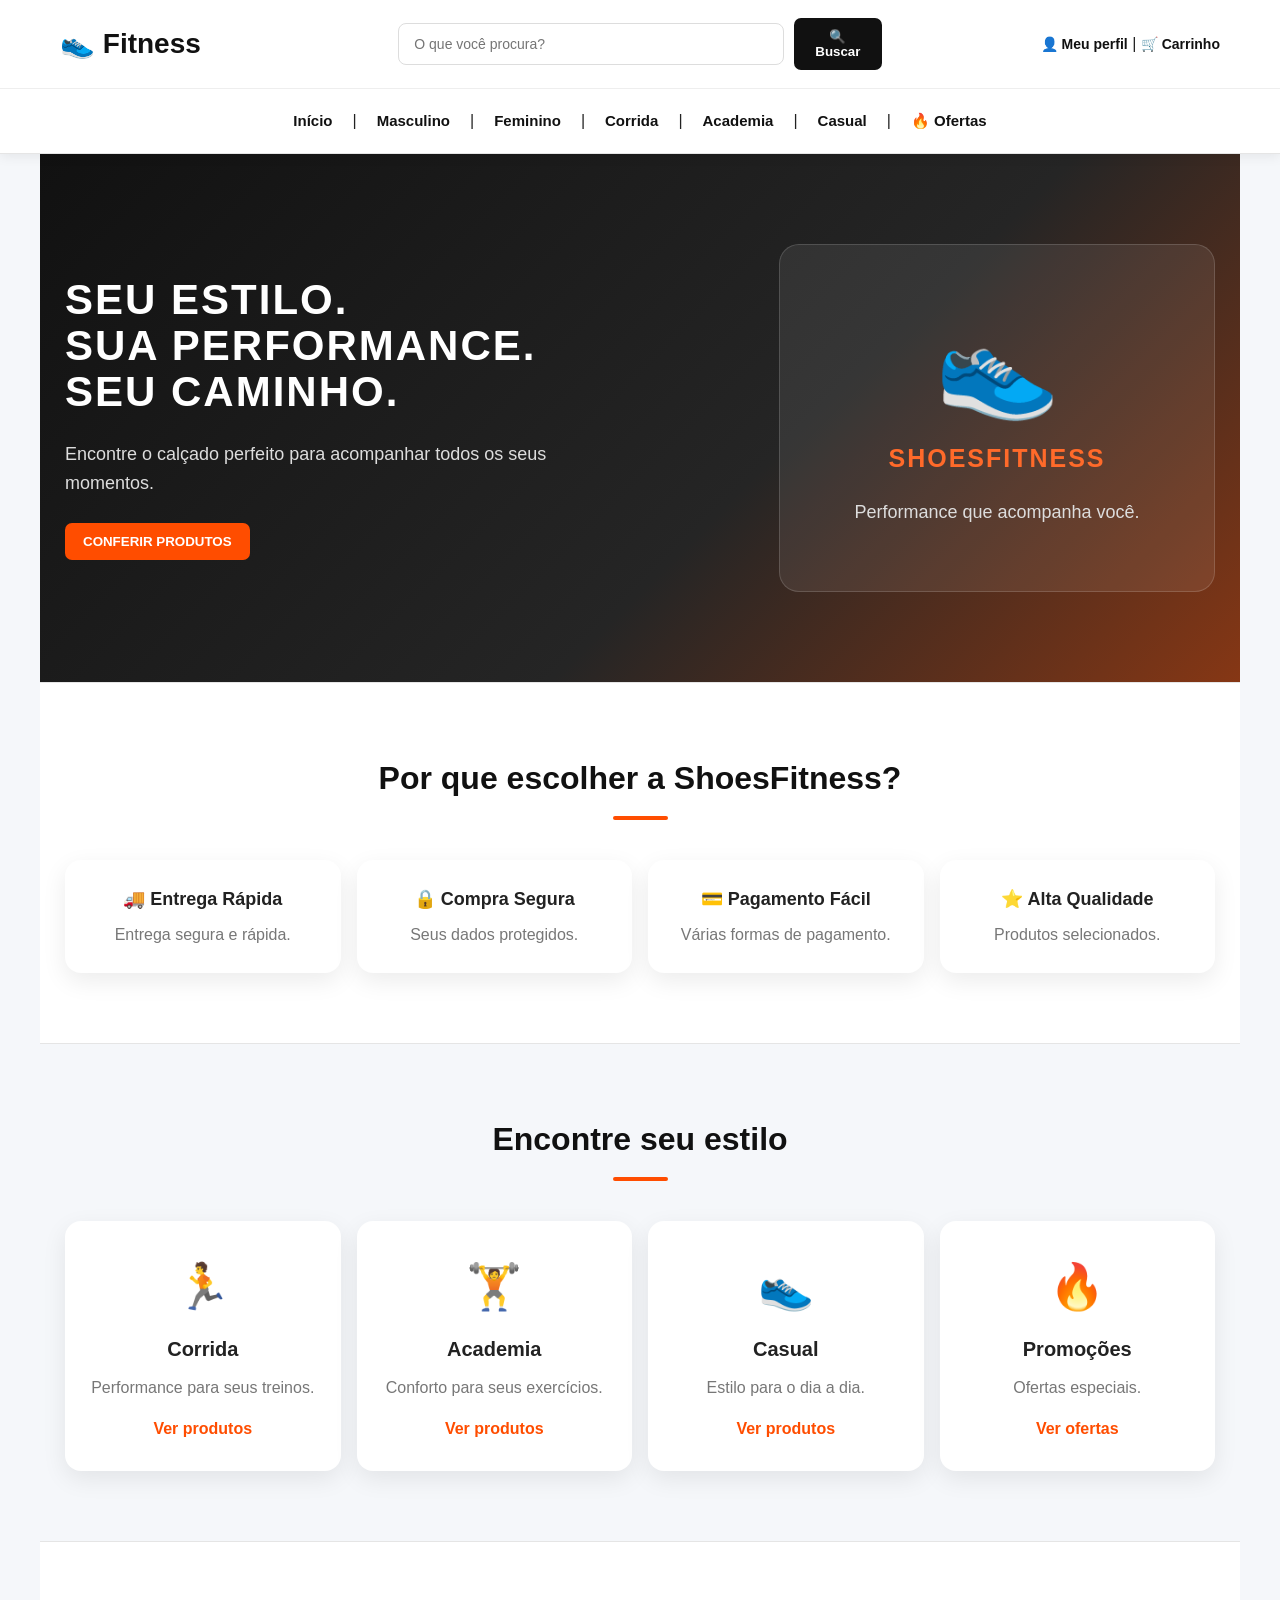
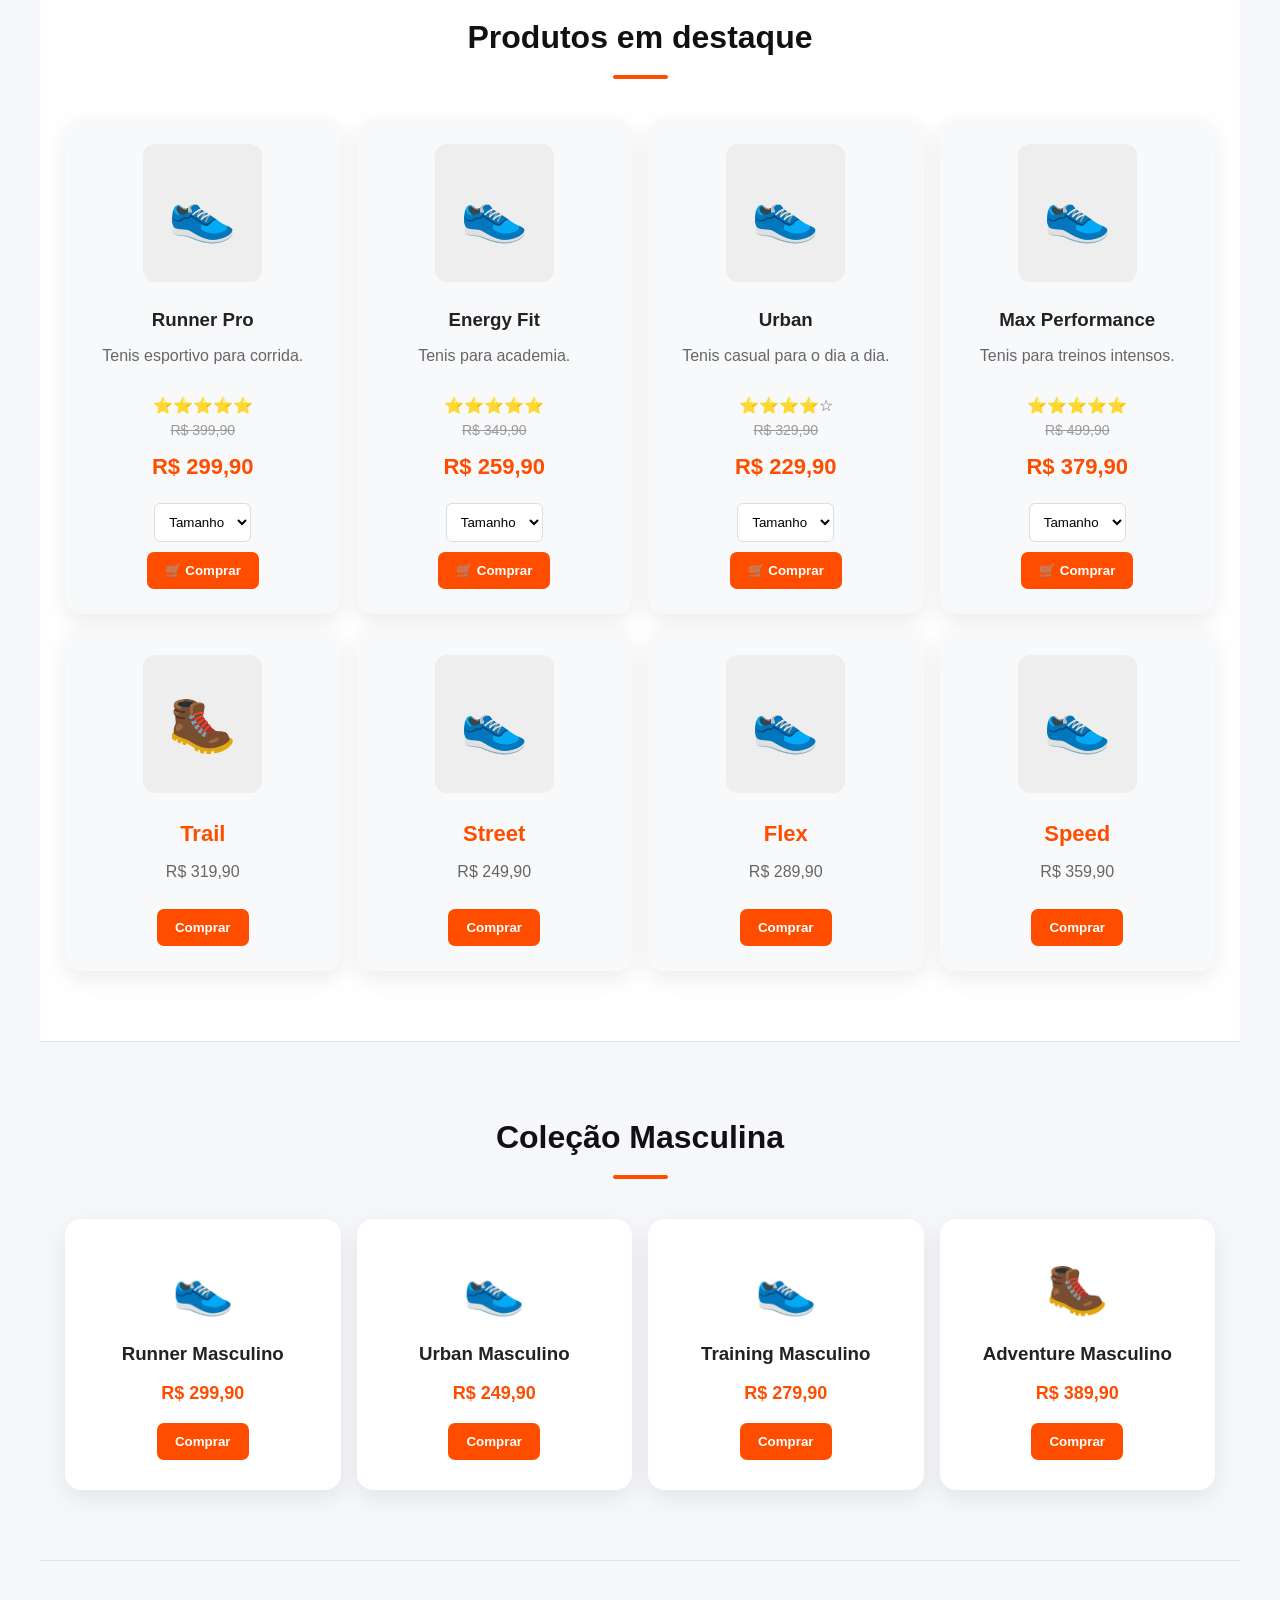
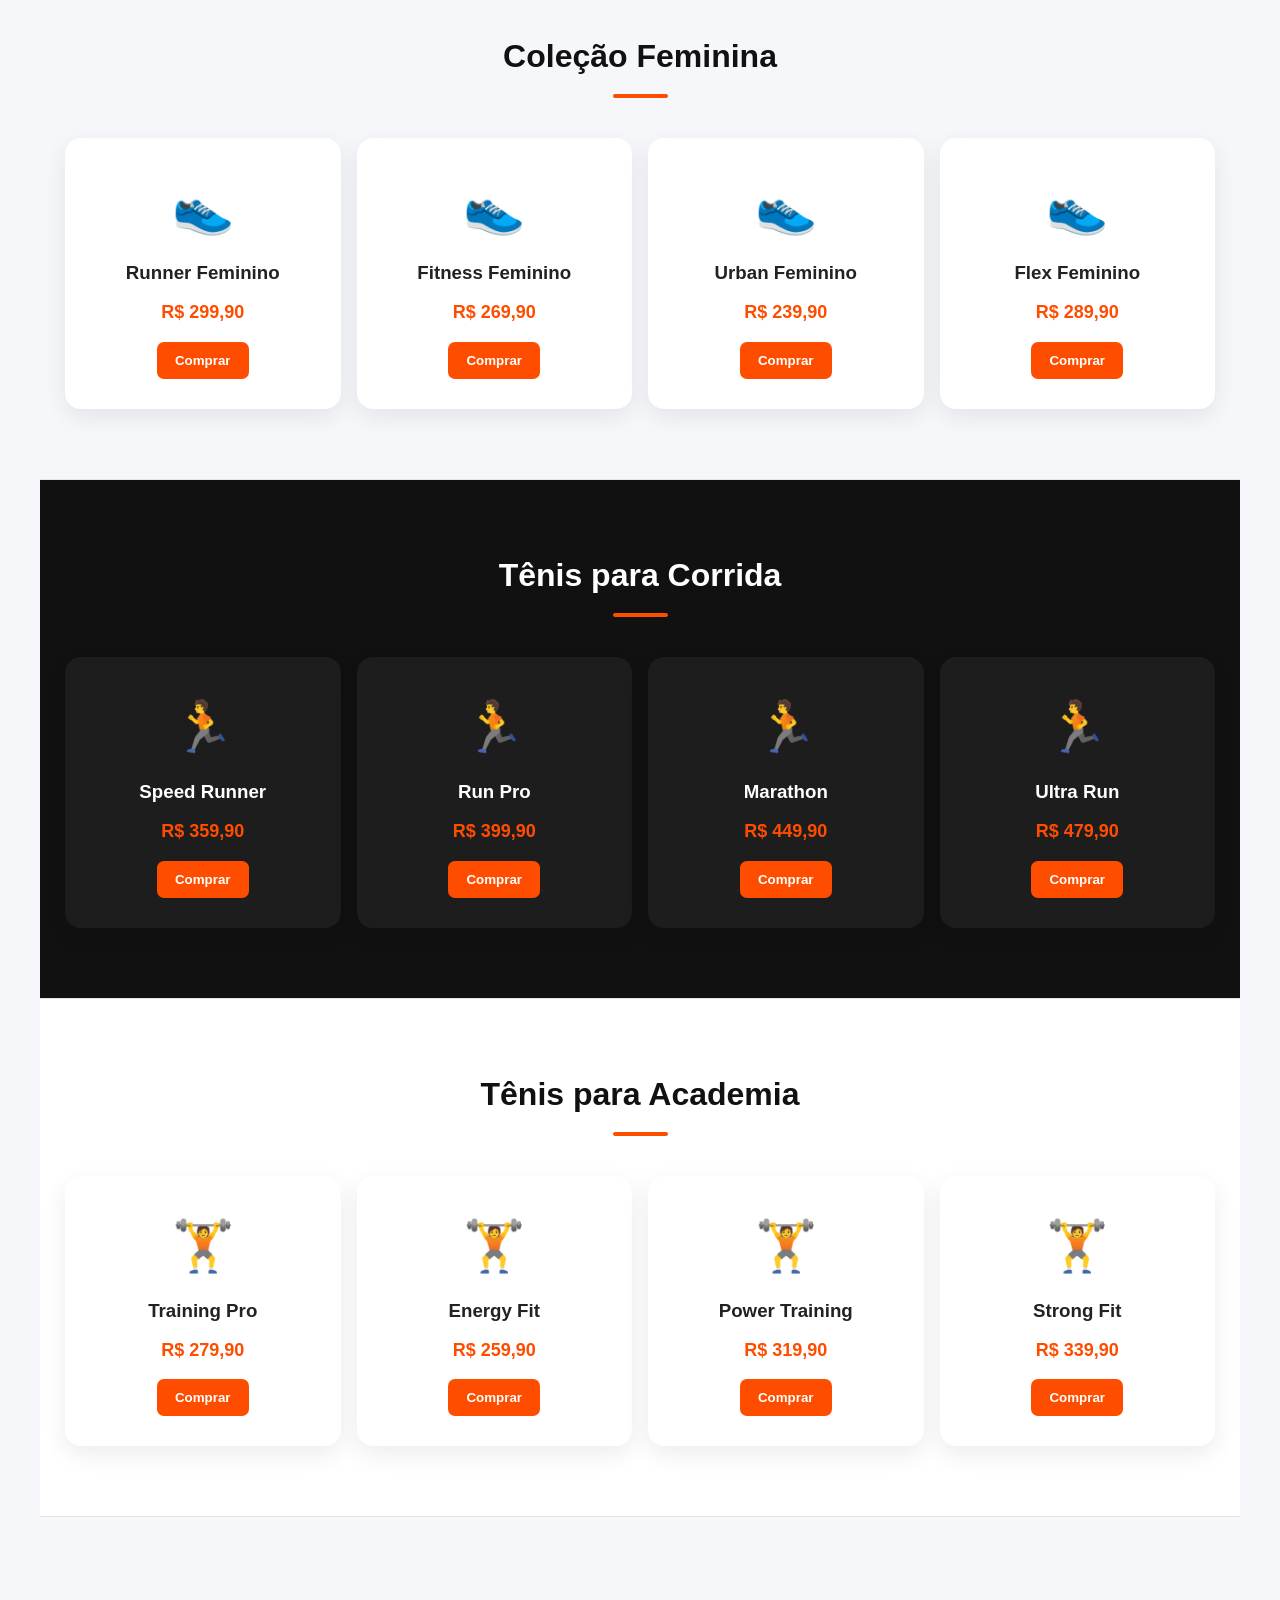
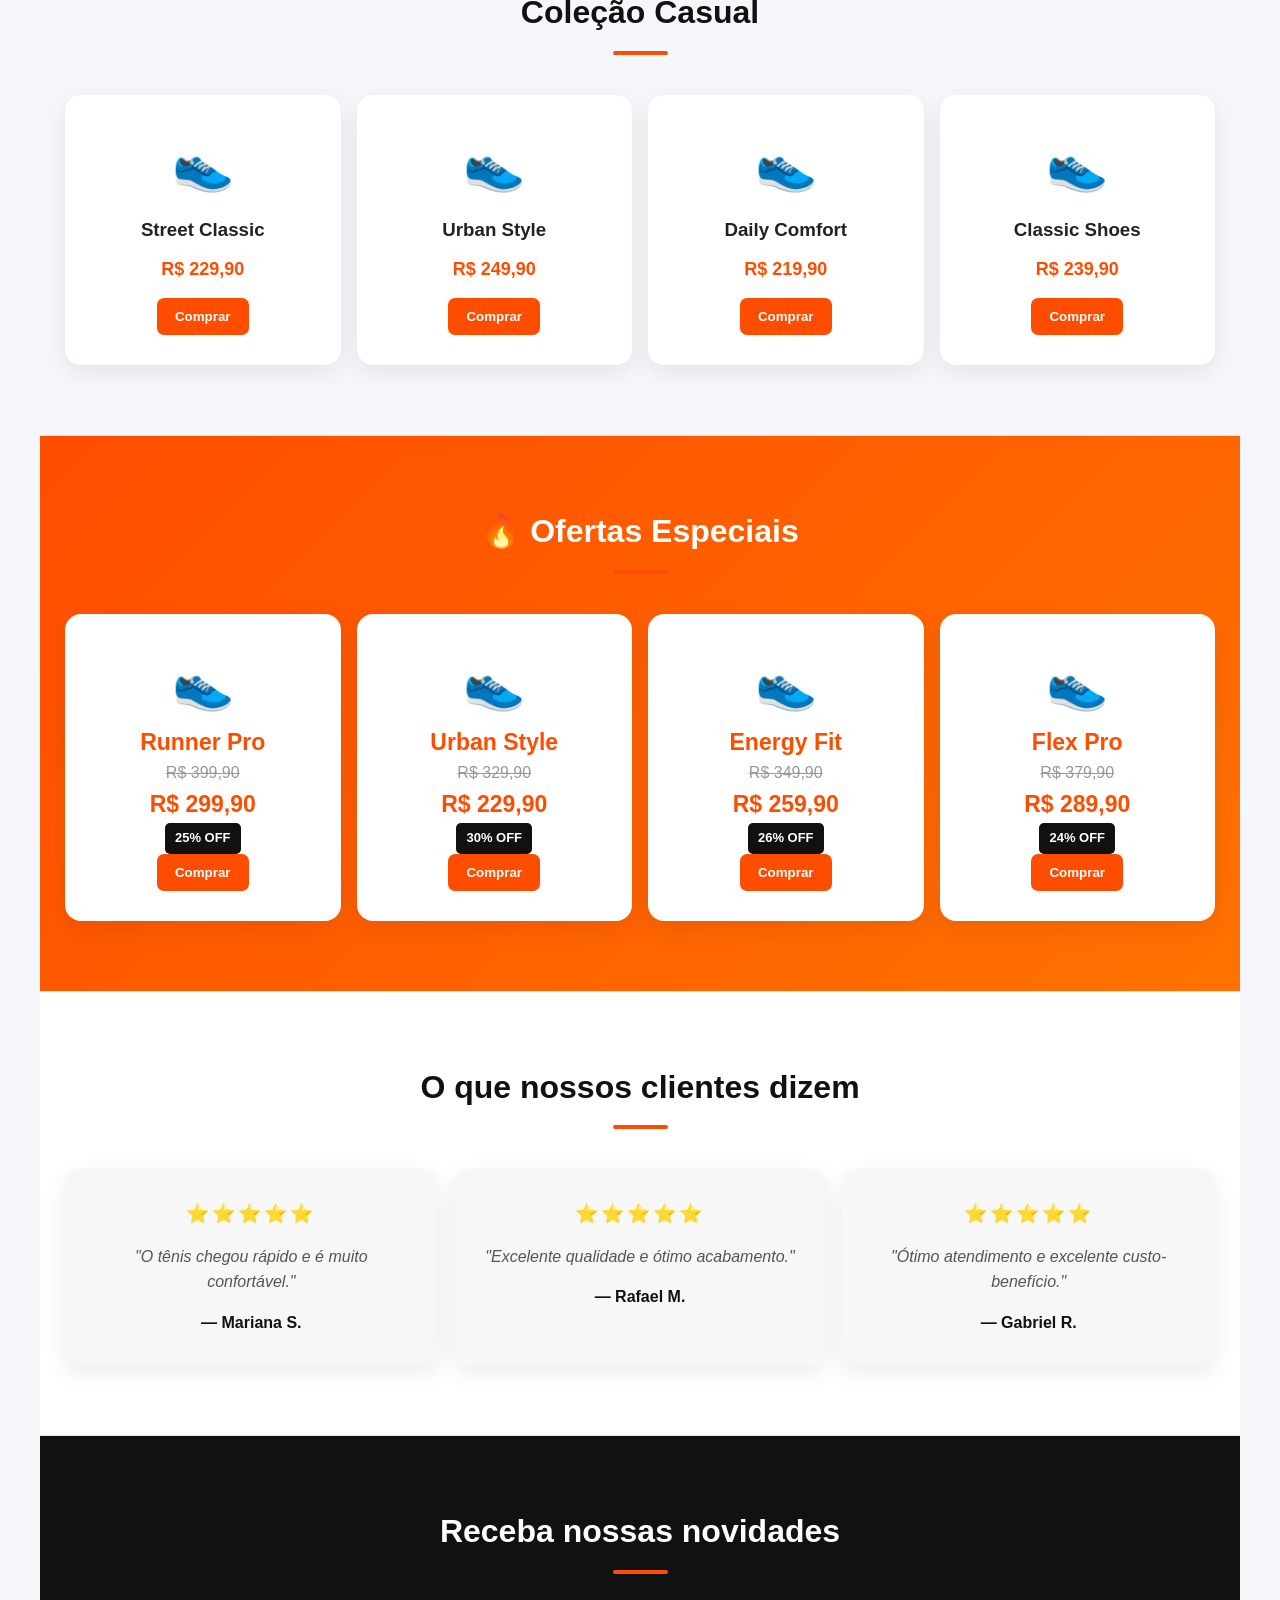
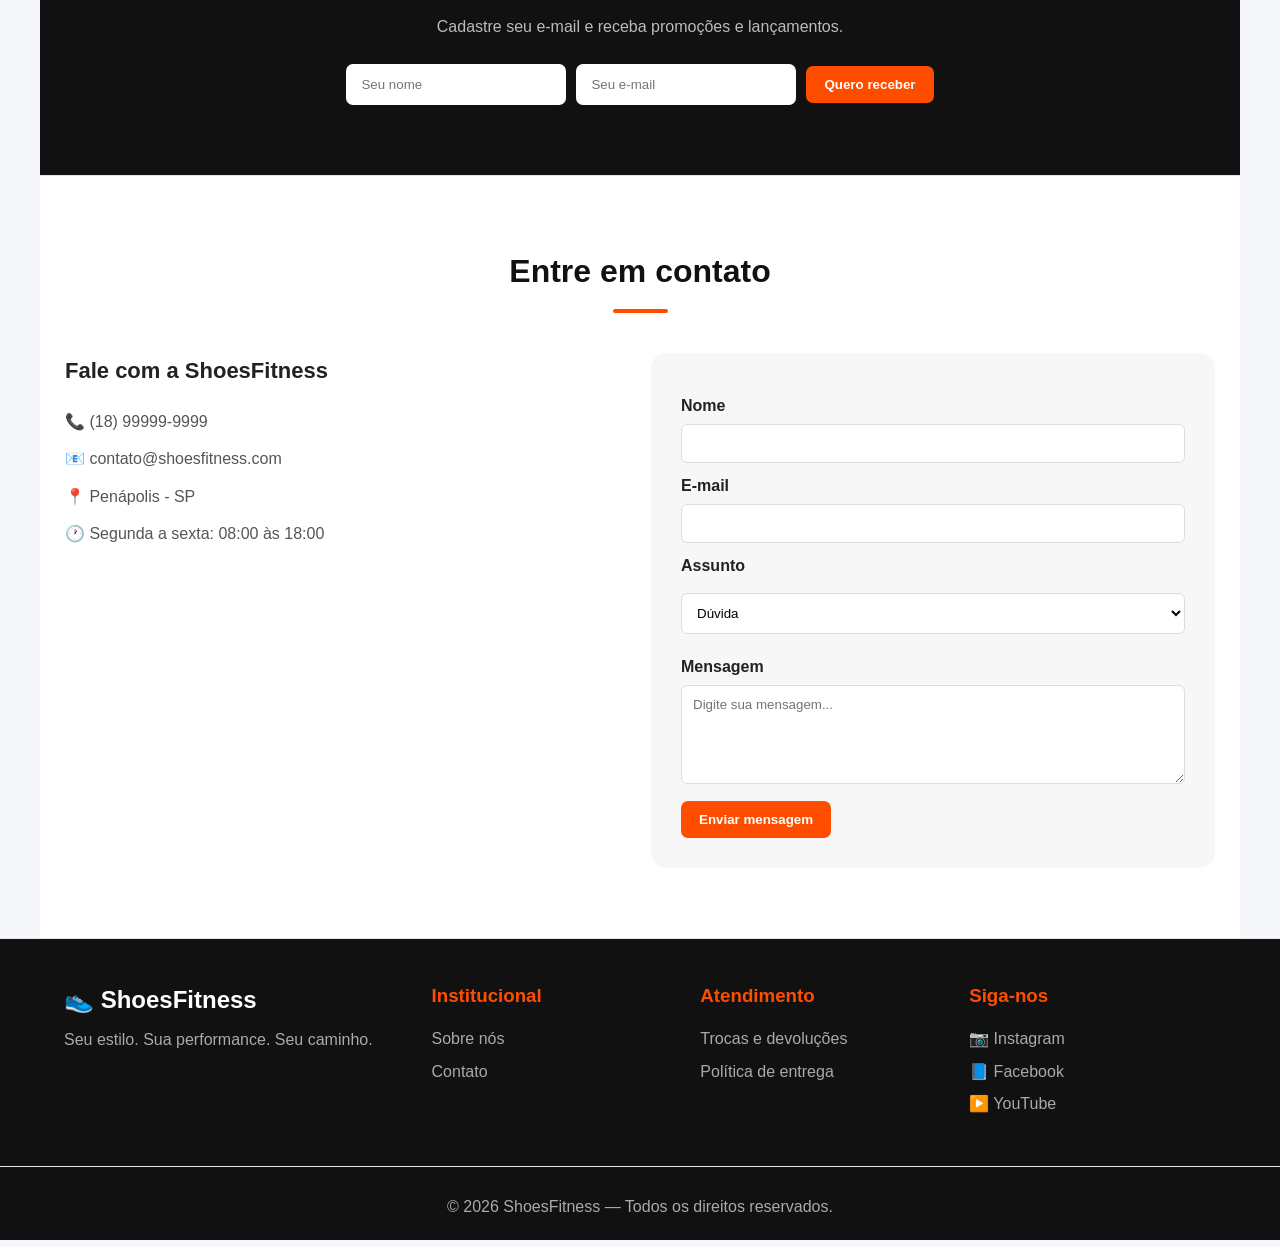
<file: TRABALHO-1 INDEX.html>
<!DOCTYPE html>
<html lang="pt-br">
<head>
    <meta charset="UTF-8">
    <meta name="viewport" content="width=device-width, initial-scale=1.0">
    <title>Fitness | Loja de Tenis</title>
    <link rel="stylesheet" href="style.css">
</head>

<body>

<header>
    <table width="100%">
        <tr>
            <td>
                <h1>👟 Fitness</h1>
            </td>

            <td align="center">
                <form>
                    <input type="search" placeholder="O que você procura?" size="40">
                    <button>🔍 Buscar</button>
                </form>
            </td>

            <td align="right">
                <a href="#conta">👤 Meu perfil</a> |
                <a href="#carrinho">🛒 Carrinho</a>
            </td>
        </tr>
    </table>

    <nav>
        <p align="center">
            <a href="#inicio">Início</a> |
            <a href="#masculino">Masculino</a> |
            <a href="#feminino">Feminino</a> |
            <a href="#corrida">Corrida</a> |
            <a href="#academia">Academia</a> |
            <a href="#casual">Casual</a> |
            <a href="#promocoes">🔥 Ofertas</a>
        </p>
    </nav>

    <hr>
</header>

<main id="inicio">

    <!-- BANNER -->

    <section>
        <table width="100%">
            <tr>
                <td width="60%">
                    <h2>SEU ESTILO.</h2>
                    <h2>SUA PERFORMANCE.</h2>
                    <h2>SEU CAMINHO.</h2>

                    <p>
                        Encontre o calçado perfeito para acompanhar
                        todos os seus momentos.
                    </p>

                    <a href="#produtos">
                        <button>CONFERIR PRODUTOS</button>
                    </a>
                </td>

                <td align="center">
                    <h1>👟</h1>
                    <h2>SHOESFITNESS</h2>
                    <p>Performance que acompanha você.</p>
                </td>
            </tr>
        </table>
    </section>

    <hr>

    <!-- BENEFÍCIOS -->

    <section>
        <h2 align="center">Por que escolher a ShoesFitness?</h2>

        <table width="100%">
            <tr align="center">

                <td>
                    <h3>🚚 Entrega Rápida</h3>
                    <p>Entrega segura e rápida.</p>
                </td>

                <td>
                    <h3>🔒 Compra Segura</h3>
                    <p>Seus dados protegidos.</p>
                </td>

                <td>
                    <h3>💳 Pagamento Fácil</h3>
                    <p>Várias formas de pagamento.</p>
                </td>

                <td>
                    <h3>⭐ Alta Qualidade</h3>
                    <p>Produtos selecionados.</p>
                </td>

            </tr>
        </table>
    </section>

    <hr>

    <!-- CATEGORIAS -->

    <section id="categorias">

        <h2 align="center">Encontre seu estilo</h2>

        <table width="100%">
            <tr align="center">

                <td>
                    <h2>🏃</h2>
                    <h3>Corrida</h3>
                    <p>Performance para seus treinos.</p>
                    <a href="#corrida">Ver produtos</a>
                </td>

                <td>
                    <h2>🏋️</h2>
                    <h3>Academia</h3>
                    <p>Conforto para seus exercícios.</p>
                    <a href="#academia">Ver produtos</a>
                </td>

                <td>
                    <h2>👟</h2>
                    <h3>Casual</h3>
                    <p>Estilo para o dia a dia.</p>
                    <a href="#casual">Ver produtos</a>
                </td>

                <td>
                    <h2>🔥</h2>
                    <h3>Promoções</h3>
                    <p>Ofertas especiais.</p>
                    <a href="#promocoes">Ver ofertas</a>
                </td>

            </tr>
        </table>
    </section>

    <hr>

    <!-- PRODUTOS -->

    <section id="produtos">

        <h2 align="center">Produtos em destaque</h2>

        <table width="100%" border="1">

            <tr align="center">

                <td>
                    <h2>👟</h2>
                    <h3>Runner Pro</h3>
                    <p>Tenis esportivo para corrida.</p>
                    <p>⭐⭐⭐⭐⭐</p>
                    <del>R$ 399,90</del>
                    <h3>R$ 299,90</h3>

                    <select>
                        <option>Tamanho</option>
                        <option>34</option>
                        <option>35</option>
                        <option>36</option>
                        <option>37</option>
                        <option>38</option>
                        <option>39</option>
                        <option>40</option>
                        <option>41</option>
                        <option>42</option>
                        <option>43</option>
                        <option>44</option>
                    </select>

                    <p>
                        <button>🛒 Comprar</button>
                    </p>
                </td>

                <td>
                    <h2>👟</h2>
                    <h3>Energy Fit</h3>
                    <p>Tenis para academia.</p>
                    <p>⭐⭐⭐⭐⭐</p>
                    <del>R$ 349,90</del>
                    <h3>R$ 259,90</h3>

                    <select>
                        <option>Tamanho</option>
                        <option>34</option>
                        <option>35</option>
                        <option>36</option>
                        <option>37</option>
                        <option>38</option>
                        <option>39</option>
                        <option>40</option>
                        <option>41</option>
                        <option>42</option>
                        <option>43</option>
                        <option>44</option>
                    </select>

                    <p>
                        <button>🛒 Comprar</button>
                    </p>
                </td>

                <td>
                    <h2>👟</h2>
                    <h3>Urban</h3>
                    <p>Tenis casual para o dia a dia.</p>
                    <p>⭐⭐⭐⭐☆</p>
                    <del>R$ 329,90</del>
                    <h3>R$ 229,90</h3>

                    <select>
                        <option>Tamanho</option>
                        <option>34</option>
                        <option>35</option>
                        <option>36</option>
                        <option>37</option>
                        <option>38</option>
                        <option>39</option>
                        <option>40</option>
                        <option>41</option>
                        <option>42</option>
                        <option>43</option>
                        <option>44</option>
                    </select>

                    <p>
                        <button>🛒 Comprar</button>
                    </p>
                </td>

                <td>
                    <h2>👟</h2>
                    <h3>Max Performance</h3>
                    <p>Tenis para treinos intensos.</p>
                    <p>⭐⭐⭐⭐⭐</p>
                    <del>R$ 499,90</del>
                    <h3>R$ 379,90</h3>

                    <select>
                        <option>Tamanho</option>
                        <option>34</option>
                        <option>35</option>
                        <option>36</option>
                        <option>37</option>
                        <option>38</option>
                        <option>39</option>
                        <option>40</option>
                        <option>41</option>
                        <option>42</option>
                        <option>43</option>
                        <option>44</option>
                    </select>

                    <p>
                        <button>🛒 Comprar</button>
                    </p>
                </td>

            </tr>

            <tr align="center">

                <td>
                    <h2>🥾</h2>
                    <h3>Trail</h3>
                    <p>R$ 319,90</p>
                    <button>Comprar</button>
                </td>

                <td>
                    <h2>👟</h2>
                    <h3>Street</h3>
                    <p>R$ 249,90</p>
                    <button>Comprar</button>
                </td>

                <td>
                    <h2>👟</h2>
                    <h3>Flex</h3>
                    <p>R$ 289,90</p>
                    <button>Comprar</button>
                </td>

                <td>
                    <h2>👟</h2>
                    <h3>Speed</h3>
                    <p>R$ 359,90</p>
                    <button>Comprar</button>
                </td>

            </tr>

        </table>
    </section>

    <hr>

    <!-- MASCULINO -->

    <section id="masculino">

        <h2 align="center">Coleção Masculina</h2>

        <table width="100%">
            <tr align="center">

                <td>
                    <h2>👟</h2>
                    <h3>Runner Masculino</h3>
                    <p>R$ 299,90</p>
                    <button>Comprar</button>
                </td>

                <td>
                    <h2>👟</h2>
                    <h3>Urban Masculino</h3>
                    <p>R$ 249,90</p>
                    <button>Comprar</button>
                </td>

                <td>
                    <h2>👟</h2>
                    <h3>Training Masculino</h3>
                    <p>R$ 279,90</p>
                    <button>Comprar</button>
                </td>

                <td>
                    <h2>🥾</h2>
                    <h3>Adventure Masculino</h3>
                    <p>R$ 389,90</p>
                    <button>Comprar</button>
                </td>

            </tr>
        </table>

    </section>

    <hr>

    <!-- FEMININO -->

    <section id="feminino">

        <h2 align="center">Coleção Feminina</h2>

        <table width="100%">
            <tr align="center">

                <td>
                    <h2>👟</h2>
                    <h3>Runner Feminino</h3>
                    <p>R$ 299,90</p>
                    <button>Comprar</button>
                </td>

                <td>
                    <h2>👟</h2>
                    <h3>Fitness Feminino</h3>
                    <p>R$ 269,90</p>
                    <button>Comprar</button>
                </td>

                <td>
                    <h2>👟</h2>
                    <h3>Urban Feminino</h3>
                    <p>R$ 239,90</p>
                    <button>Comprar</button>
                </td>

                <td>
                    <h2>👟</h2>
                    <h3>Flex Feminino</h3>
                    <p>R$ 289,90</p>
                    <button>Comprar</button>
                </td>

            </tr>
        </table>

    </section>

    <hr>

    <!-- CORRIDA -->

    <section id="corrida">

        <h2 align="center">Tênis para Corrida</h2>

        <table width="100%">
            <tr align="center">

                <td>
                    <h2>🏃</h2>
                    <h3>Speed Runner</h3>
                    <p>R$ 359,90</p>
                    <button>Comprar</button>
                </td>

                <td>
                    <h2>🏃</h2>
                    <h3>Run Pro</h3>
                    <p>R$ 399,90</p>
                    <button>Comprar</button>
                </td>

                <td>
                    <h2>🏃</h2>
                    <h3>Marathon</h3>
                    <p>R$ 449,90</p>
                    <button>Comprar</button>
                </td>

                <td>
                    <h2>🏃</h2>
                    <h3>Ultra Run</h3>
                    <p>R$ 479,90</p>
                    <button>Comprar</button>
                </td>

            </tr>
        </table>

    </section>

    <hr>

    <!-- ACADEMIA -->

    <section id="academia">

        <h2 align="center">Tênis para Academia</h2>

        <table width="100%">
            <tr align="center">

                <td>
                    <h2>🏋️</h2>
                    <h3>Training Pro</h3>
                    <p>R$ 279,90</p>
                    <button>Comprar</button>
                </td>

                <td>
                    <h2>🏋️</h2>
                    <h3>Energy Fit</h3>
                    <p>R$ 259,90</p>
                    <button>Comprar</button>
                </td>

                <td>
                    <h2>🏋️</h2>
                    <h3>Power Training</h3>
                    <p>R$ 319,90</p>
                    <button>Comprar</button>
                </td>

                <td>
                    <h2>🏋️</h2>
                    <h3>Strong Fit</h3>
                    <p>R$ 339,90</p>
                    <button>Comprar</button>
                </td>

            </tr>
        </table>

    </section>

    <hr>

    <!-- CASUAL -->

    <section id="casual">

        <h2 align="center">Coleção Casual</h2>

        <table width="100%">
            <tr align="center">

                <td>
                    <h2>👟</h2>
                    <h3>Street Classic</h3>
                    <p>R$ 229,90</p>
                    <button>Comprar</button>
                </td>

                <td>
                    <h2>👟</h2>
                    <h3>Urban Style</h3>
                    <p>R$ 249,90</p>
                    <button>Comprar</button>
                </td>

                <td>
                    <h2>👟</h2>
                    <h3>Daily Comfort</h3>
                    <p>R$ 219,90</p>
                    <button>Comprar</button>
                </td>

                <td>
                    <h2>👟</h2>
                    <h3>Classic Shoes</h3>
                    <p>R$ 239,90</p>
                    <button>Comprar</button>
                </td>

            </tr>
        </table>

    </section>

    <hr>

    <!-- PROMOÇÕES -->

    <section id="promocoes">

        <h2 align="center">🔥 Ofertas Especiais</h2>

        <table width="100%">
            <tr align="center">

                <td>
                    <h2>👟</h2>
                    <h3>Runner Pro</h3>
                    <del>R$ 399,90</del>
                    <h3>R$ 299,90</h3>
                    <strong>25% OFF</strong>
                    <p><button>Comprar</button></p>
                </td>

                <td>
                    <h2>👟</h2>
                    <h3>Urban Style</h3>
                    <del>R$ 329,90</del>
                    <h3>R$ 229,90</h3>
                    <strong>30% OFF</strong>
                    <p><button>Comprar</button></p>
                </td>

                <td>
                    <h2>👟</h2>
                    <h3>Energy Fit</h3>
                    <del>R$ 349,90</del>
                    <h3>R$ 259,90</h3>
                    <strong>26% OFF</strong>
                    <p><button>Comprar</button></p>
                </td>

                <td>
                    <h2>👟</h2>
                    <h3>Flex Pro</h3>
                    <del>R$ 379,90</del>
                    <h3>R$ 289,90</h3>
                    <strong>24% OFF</strong>
                    <p><button>Comprar</button></p>
                </td>

            </tr>
        </table>

    </section>

    <hr>

    <!-- AVALIAÇÕES -->

    <section id="avaliacoes">

        <h2 align="center">O que nossos clientes dizem</h2>

        <table width="100%">
            <tr align="center">

                <td>
                    <h3>⭐⭐⭐⭐⭐</h3>
                    <p>"O tênis chegou rápido e é muito confortável."</p>
                    <strong>— Mariana S.</strong>
                </td>

                <td>
                    <h3>⭐⭐⭐⭐⭐</h3>
                    <p>"Excelente qualidade e ótimo acabamento."</p>
                    <strong>— Rafael M.</strong>
                </td>

                <td>
                    <h3>⭐⭐⭐⭐⭐</h3>
                    <p>"Ótimo atendimento e excelente custo-benefício."</p>
                    <strong>— Gabriel R.</strong>
                </td>

            </tr>
        </table>

    </section>

    <hr>

    <!-- NEWSLETTER -->

    <section id="newsletter">

        <h2 align="center">Receba nossas novidades</h2>

        <p align="center">
            Cadastre seu e-mail e receba promoções e lançamentos.
        </p>

        <form align="center">

            <input
                type="text"
                placeholder="Seu nome"
            >

            <input
                type="email"
                placeholder="Seu e-mail"
                required
            >

            <button>Quero receber</button>

        </form>

    </section>

    <hr>

    <!-- CONTATO -->

    <section id="contato">

        <h2 align="center">Entre em contato</h2>

        <table width="100%">

            <tr>

                <td width="50%">
                    <h3>Fale com a ShoesFitness</h3>

                    <p>📞 (18) 99999-9999</p>
                    <p>📧 contato@shoesfitness.com</p>
                    <p>📍 Penápolis - SP</p>
                    <p>🕐 Segunda a sexta: 08:00 às 18:00</p>
                </td>

                <td>

                    <form>

                        <label>Nome</label><br>
                        <input type="text" required><br>

                        <label>E-mail</label><br>
                        <input type="email" required><br>

                        <label>Assunto</label><br>

                        <select>
                            <option>Dúvida</option>
                            <option>Pedido</option>
                            <option>Troca</option>
                            <option>Devolução</option>
                            <option>Outro</option>
                        </select>

                        <br>

                        <label>Mensagem</label><br>

                        <textarea
                            rows="5"
                            cols="40"
                            placeholder="Digite sua mensagem..."
                        ></textarea>

                        <br>

                        <button>Enviar mensagem</button>

                    </form>

                </td>

            </tr>

        </table>

    </section>

</main>

<!-- RODAPÉ -->

<footer>

    <hr>

    <table width="100%">

        <tr>

            <td>
                <h2>👟 ShoesFitness</h2>
                <p>Seu estilo. Sua performance. Seu caminho.</p>
            </td>

            <td>
                <h3>Institucional</h3>
                <p><a href="#inicio">Sobre nós</a></p>
                <p><a href="#contato">Contato</a></p>
            </td>

            <td>
                <h3>Atendimento</h3>
                <p>Trocas e devoluções</p>
                <p>Política de entrega</p>
            </td>

            <td>
                <h3>Siga-nos</h3>
                <p>📷 Instagram</p>
                <p>📘 Facebook</p>
                <p>▶️ YouTube</p>
            </td>

        </tr>

    </table>

    <hr>

    <p align="center">
        © 2026 ShoesFitness — Todos os direitos reservados.
    </p>

</footer>

</body>
</html>
</file>
<file: style.css>
/* =========================================
   SHOESFITNESS - STYLE.CSS
   ========================================= */

/* ---------- RESET ---------- */

* {
    margin: 0;
    padding: 0;
    box-sizing: border-box;
}

html {
    scroll-behavior: smooth;
}

body {
    font-family: Arial, Helvetica, sans-serif;
    background: #f5f7fa;
    color: #222;
    line-height: 1.6;
}

/* ---------- LINKS ---------- */

a {
    color: #111;
    text-decoration: none;
    transition: 0.3s;
}

a:hover {
    color: #ff4d00;
}

/* ---------- CABEÇALHO ---------- */

header {
    background: #ffffff;
    box-shadow: 0 2px 12px rgba(0, 0, 0, 0.08);
    position: sticky;
    top: 0;
    z-index: 1000;
}

header table {
    max-width: 1200px;
    margin: auto;
    padding: 18px 20px;
}

header h1 {
    color: #111;
    font-size: 28px;
    white-space: nowrap;
}

header form {
    display: flex;
    justify-content: center;
    gap: 8px;
}

header input[type="search"] {
    width: 350px;
    padding: 12px 15px;
    border: 1px solid #ddd;
    border-radius: 8px;
    outline: none;
    font-size: 14px;
}

header input[type="search"]:focus {
    border-color: #ff4d00;
}

header a {
    font-weight: bold;
    font-size: 14px;
}

/* ---------- BOTÕES ---------- */

button {
    background: #ff4d00;
    color: white;
    border: none;
    border-radius: 7px;
    padding: 11px 18px;
    font-weight: bold;
    cursor: pointer;
    transition: all 0.3s ease;
}

button:hover {
    background: #d93f00;
    transform: translateY(-2px);
    box-shadow: 0 5px 12px rgba(255, 77, 0, 0.25);
}

header button {
    background: #111;
}

header button:hover {
    background: #333;
}

/* ---------- NAVEGAÇÃO ---------- */

nav {
    border-top: 1px solid #eee;
}

nav p {
    padding: 14px 10px;
}

nav a {
    margin: 0 12px;
    font-size: 15px;
    font-weight: bold;
}

nav a:hover {
    color: #ff4d00;
}

/* ---------- LINHAS ---------- */

hr {
    border: none;
    height: 1px;
    background: #e5e5e5;
    margin: 0;
}

/* ---------- CONTEÚDO PRINCIPAL ---------- */

main {
    max-width: 1200px;
    margin: auto;
}

main > section {
    padding: 70px 25px;
}

/* ---------- BANNER ---------- */

main > section:first-child {
    background: linear-gradient(135deg, #111 0%, #252525 60%, #ff4d00 150%);
    color: white;
    max-width: none;
    padding: 90px max(25px, calc((100% - 1150px) / 2));
}

main > section:first-child table {
    width: 100%;
    max-width: 1150px;
    margin: auto;
}

main > section:first-child h2 {
    font-size: 42px;
    line-height: 1.1;
    letter-spacing: 2px;
}

main > section:first-child p {
    margin: 25px 0;
    max-width: 500px;
    font-size: 18px;
    color: #ddd;
}

main > section:first-child td:last-child {
    background: rgba(255, 255, 255, 0.08);
    border: 1px solid rgba(255, 255, 255, 0.15);
    border-radius: 20px;
    padding: 40px;
}

main > section:first-child td:last-child h1 {
    font-size: 100px;
}

main > section:first-child td:last-child h2 {
    font-size: 25px;
    color: #ff6a2a;
}

/* ---------- TÍTULOS ---------- */

section h2[align="center"] {
    font-size: 32px;
    margin-bottom: 40px;
    color: #111;
}

section h2[align="center"]::after {
    content: "";
    display: block;
    width: 55px;
    height: 4px;
    background: #ff4d00;
    margin: 12px auto 0;
    border-radius: 5px;
}

/* ---------- BENEFÍCIOS ---------- */

#inicio > section:nth-of-type(2) {
    background: #fff;
}

#inicio > section:nth-of-type(2) td {
    padding: 25px 15px;
}

#inicio > section:nth-of-type(2) h3 {
    font-size: 18px;
    margin-bottom: 8px;
}

#inicio > section:nth-of-type(2) p {
    color: #777;
}

/* ---------- CATEGORIAS ---------- */

#categorias {
    background: #f5f7fa;
}

#categorias table {
    border-spacing: 15px;
}

#categorias td {
    background: white;
    padding: 30px 20px;
    border-radius: 15px;
    width: 25%;
    box-shadow: 0 5px 20px rgba(0, 0, 0, 0.06);
    transition: 0.3s;
}

#categorias td:hover {
    transform: translateY(-7px);
    box-shadow: 0 12px 25px rgba(0, 0, 0, 0.12);
}

#categorias td h2 {
    font-size: 45px;
}

#categorias h3 {
    font-size: 20px;
    margin: 10px 0;
}

#categorias p {
    color: #777;
    margin-bottom: 15px;
}

#categorias a {
    color: #ff4d00;
    font-weight: bold;
}

/* ---------- PRODUTOS ---------- */

#produtos {
    background: white;
}

#produtos table {
    width: 100%;
    border: none;
    border-spacing: 15px;
}

#produtos tr {
    border: none;
}

#produtos td {
    border: none;
    background: #f8f9fb;
    border-radius: 15px;
    padding: 25px 15px;
    width: 25%;
    vertical-align: top;
    transition: 0.3s;
}

#produtos td:hover {
    transform: translateY(-6px);
    box-shadow: 0 10px 25px rgba(0, 0, 0, 0.1);
}

#produtos td h2 {
    background: #eee;
    border-radius: 12px;
    padding: 25px;
    font-size: 55px;
    margin-bottom: 15px;
}

#produtos td h3 {
    margin: 8px 0;
}

#produtos td p {
    color: #666;
}

#produtos td p:first-of-type {
    min-height: 50px;
}

#produtos del {
    color: #999;
    font-size: 14px;
}

#produtos td h3:last-of-type {
    color: #ff4d00;
    font-size: 22px;
}

#produtos select,
section select {
    padding: 10px;
    border: 1px solid #ddd;
    border-radius: 6px;
    background: white;
    margin: 10px 0;
    cursor: pointer;
}

/* ---------- COLEÇÕES ---------- */

#masculino,
#feminino,
#corrida,
#academia,
#casual {
    background: #f5f7fa;
}

#masculino table,
#feminino table,
#corrida table,
#academia table,
#casual table {
    border-spacing: 15px;
}

#masculino td,
#feminino td,
#corrida td,
#academia td,
#casual td {
    background: white;
    border-radius: 15px;
    padding: 30px 20px;
    width: 25%;
    box-shadow: 0 4px 15px rgba(0, 0, 0, 0.05);
    transition: 0.3s;
}

#masculino td:hover,
#feminino td:hover,
#corrida td:hover,
#academia td:hover,
#casual td:hover {
    transform: translateY(-5px);
    box-shadow: 0 10px 25px rgba(0, 0, 0, 0.1);
}

#masculino td h2,
#feminino td h2,
#corrida td h2,
#academia td h2,
#casual td h2 {
    font-size: 50px;
    margin-bottom: 10px;
}

#masculino td p,
#feminino td p,
#corrida td p,
#academia td p,
#casual td p {
    color: #ff4d00;
    font-size: 18px;
    font-weight: bold;
    margin: 10px 0 15px;
}

/* ---------- CORRIDA ---------- */

#corrida {
    background: #111;
    color: white;
}

#corrida h2[align="center"] {
    color: white;
}

#corrida td {
    background: #1d1d1d;
}

#corrida td h3 {
    color: white;
}

/* ---------- ACADEMIA ---------- */

#academia {
    background: #fff;
}

/* ---------- PROMOÇÕES ---------- */

#promocoes {
    background: linear-gradient(135deg, #ff4d00, #ff7200);
    color: white;
}

#promocoes h2[align="center"] {
    color: white;
}

#promocoes td {
    background: white;
    color: #222;
    border-radius: 15px;
    padding: 30px 20px;
    width: 25%;
    box-shadow: 0 8px 25px rgba(0, 0, 0, 0.15);
}

#promocoes table {
    border-spacing: 15px;
}

#promocoes td h2 {
    font-size: 50px;
}

#promocoes del {
    color: #999;
}

#promocoes td h3 {
    color: #ff4d00;
    font-size: 23px;
}

#promocoes strong {
    display: inline-block;
    background: #111;
    color: white;
    padding: 5px 10px;
    border-radius: 5px;
    font-size: 13px;
}

/* ---------- AVALIAÇÕES ---------- */

#avaliacoes {
    background: white;
}

#avaliacoes table {
    border-spacing: 15px;
}

#avaliacoes td {
    background: #f7f7f7;
    border-radius: 15px;
    padding: 30px 25px;
    width: 33.33%;
    box-shadow: 0 4px 15px rgba(0, 0, 0, 0.05);
}

#avaliacoes h3 {
    color: #ffb000;
    letter-spacing: 3px;
}

#avaliacoes p {
    margin: 15px 0;
    color: #555;
    font-style: italic;
}

#avaliacoes strong {
    color: #111;
}

/* ---------- NEWSLETTER ---------- */

#newsletter {
    background: #111;
    color: white;
}

#newsletter h2[align="center"] {
    color: white;
}

#newsletter p {
    color: #bbb;
    margin-bottom: 25px;
}

#newsletter form {
    display: flex;
    justify-content: center;
    gap: 10px;
    flex-wrap: wrap;
}

#newsletter input {
    padding: 13px 15px;
    width: 220px;
    border: none;
    border-radius: 7px;
    outline: none;
}

#newsletter button {
    background: #ff4d00;
}

/* ---------- CONTATO ---------- */

#contato {
    background: white;
}

#contato table {
    border-spacing: 30px;
}

#contato td {
    vertical-align: top;
}

#contato h3 {
    font-size: 22px;
    margin-bottom: 20px;
}

#contato p {
    margin: 12px 0;
    color: #555;
}

#contato form {
    background: #f7f7f7;
    padding: 30px;
    border-radius: 15px;
}

#contato label {
    display: inline-block;
    margin-top: 10px;
    margin-bottom: 5px;
    font-weight: bold;
}

#contato input,
#contato select,
#contato textarea {
    width: 100%;
    padding: 11px;
    border: 1px solid #ddd;
    border-radius: 6px;
    outline: none;
    font-family: inherit;
}

#contato input:focus,
#contato select:focus,
#contato textarea:focus {
    border-color: #ff4d00;
}

#contato textarea {
    resize: vertical;
    margin-bottom: 10px;
}

/* ---------- RODAPÉ ---------- */

footer {
    background: #111;
    color: white;
}

footer table {
    width: 100%;
    max-width: 1200px;
    margin: auto;
    padding: 50px 25px;
}

footer td {
    vertical-align: top;
    width: 25%;
}

footer h2 {
    color: white;
}

footer h3 {
    color: #ff4d00;
    margin-bottom: 15px;
}

footer p {
    color: #aaa;
    margin: 7px 0;
}

footer a {
    color: #aaa;
}

footer a:hover {
    color: #ff4d00;
}

footer > p {
    padding: 20px;
}

/* ---------- RESPONSIVIDADE ---------- */

@media (max-width: 900px) {

    header table,
    header table tbody,
    header table tr,
    header table td {
        display: block;
        width: 100%;
        text-align: center;
    }

    header table {
        padding: 15px;
    }

    header h1 {
        margin-bottom: 15px;
    }

    header form {
        margin-bottom: 15px;
    }

    header input[type="search"] {
        width: 65%;
    }

    nav p {
        line-height: 2.5;
    }

    nav a {
        margin: 0 6px;
    }

    main > section {
        padding: 50px 15px;
    }

    main > section:first-child {
        padding: 60px 20px;
    }

    main > section:first-child table,
    main > section:first-child tbody,
    main > section:first-child tr,
    main > section:first-child td {
        display: block;
        width: 100%;
        text-align: center;
    }

    main > section:first-child h2 {
        font-size: 32px;
    }

    main > section:first-child td:last-child {
        margin-top: 35px;
    }

    #categorias table,
    #produtos table,
    #masculino table,
    #feminino table,
    #corrida table,
    #academia table,
    #casual table,
    #promocoes table,
    #avaliacoes table,
    #contato table,
    footer table {
        display: block;
    }

    #categorias tr,
    #produtos tr,
    #masculino tr,
    #feminino tr,
    #corrida tr,
    #academia tr,
    #casual tr,
    #promocoes tr,
    #avaliacoes tr,
    #contato tr,
    footer tr {
        display: flex;
        flex-wrap: wrap;
    }

    #categorias td,
    #produtos td,
    #masculino td,
    #feminino td,
    #corrida td,
    #academia td,
    #casual td,
    #promocoes td {
        width: calc(50% - 15px);
        margin: 7px;
    }

    #avaliacoes td {
        width: calc(100% - 15px);
        margin: 7px;
    }

    #contato td {
        width: 100%;
        margin-bottom: 20px;
    }

    footer td {
        width: 50%;
        margin-bottom: 30px;
        padding: 0 10px;
    }
}

/* ---------- CELULAR ---------- */

@media (max-width: 600px) {

    header h1 {
        font-size: 24px;
    }

    header form {
        flex-direction: column;
    }

    header input[type="search"] {
        width: 100%;
    }

    header button {
        width: 100%;
    }

    nav p {
        padding: 10px;
    }

    nav a {
        display: inline-block;
        font-size: 13px;
        margin: 0 4px;
    }

    main > section:first-child h2 {
        font-size: 27px;
    }

    main > section:first-child p {
        font-size: 16px;
    }

    main > section:first-child td:last-child h1 {
        font-size: 70px;
    }

    section h2[align="center"] {
        font-size: 26px;
    }

    #categorias td,
    #produtos td,
    #masculino td,
    #feminino td,
    #corrida td,
    #academia td,
    #casual td,
    #promocoes td {
        width: 100%;
        margin: 7px 0;
    }

    #avaliacoes td {
        width: 100%;
        margin: 7px 0;
    }

    #newsletter input,
    #newsletter button {
        width: 100%;
    }

    #contato form {
        padding: 20px;
    }

    footer td {
        width: 100%;
    }
}



/* =========================================================
   REFATORAÇÃO RESPONSIVA — FLEXBOX, GRID E MOBILE FIRST
   Complemento compatível com o HTML atual da ShoesFitness
   ========================================================= */

:root {
    --sf-orange: #ff4d00;
    --sf-dark: #111111;
    --sf-muted: #6b7280;
    --sf-surface: #ffffff;
    --sf-page: #f5f7fa;
    --sf-radius: 16px;
    --sf-shadow: 0 8px 24px rgba(17, 17, 17, .08);
}

* {
    min-width: 0;
}

body {
    overflow-x: hidden;
}

img, video, iframe {
    max-width: 100%;
    height: auto;
}

/* FLEXBOX: cabeçalho, navegação e formulários */
header table {
    display: block;
    width: 100%;
    border-collapse: collapse;
}

header table tbody {
    display: block;
}

header table tr {
    display: flex;
    flex-direction: column;
    align-items: stretch;
    gap: 14px;
}

header table td {
    display: block;
    width: 100%;
    text-align: center;
}

header h1 {
    white-space: normal;
}

header form,
#newsletter form {
    display: flex;
    flex-wrap: wrap;
    justify-content: center;
    align-items: center;
    gap: 10px;
}

header input[type="search"] {
    width: 100%;
    max-width: 420px;
}

nav p {
    display: flex;
    flex-wrap: wrap;
    justify-content: center;
    align-items: center;
    gap: 8px 14px;
}

nav a {
    display: inline-block;
    margin: 0;
    padding: 6px 2px;
}

/* GRID: banner principal */
main > section:first-child table {
    display: block;
    width: 100%;
}

main > section:first-child tbody {
    display: block;
}

main > section:first-child tr {
    display: grid;
    grid-template-columns: minmax(0, 1fr);
    gap: 28px;
}

main > section:first-child td {
    display: block;
    width: 100%;
}

main > section:first-child td:last-child {
    display: flex;
    flex-direction: column;
    align-items: center;
    justify-content: center;
    text-align: center;
}

/* As tabelas de conteúdo passam a atuar como grids de cards.
   Os elementos td viram itens independentes do grid. */
#inicio > section:nth-of-type(2) table,
#categorias table,
#produtos table,
#masculino table,
#feminino table,
#corrida table,
#academia table,
#casual table,
#promocoes table,
#avaliacoes table {
    display: grid;
    grid-template-columns: minmax(0, 1fr);
    gap: 16px;
    width: 100%;
    border-collapse: separate;
    border-spacing: 0;
}

#inicio > section:nth-of-type(2) tbody,
#categorias tbody,
#produtos tbody,
#masculino tbody,
#feminino tbody,
#corrida tbody,
#academia tbody,
#casual tbody,
#promocoes tbody,
#avaliacoes tbody {
    display: contents;
}

#inicio > section:nth-of-type(2) tr,
#categorias tr,
#produtos tr,
#masculino tr,
#feminino tr,
#corrida tr,
#academia tr,
#casual tr,
#promocoes tr,
#avaliacoes tr {
    display: contents;
}

#inicio > section:nth-of-type(2) td,
#categorias td,
#produtos td,
#masculino td,
#feminino td,
#corrida td,
#academia td,
#casual td,
#promocoes td,
#avaliacoes td {
    display: flex;
    flex-direction: column;
    align-items: center;
    justify-content: flex-start;
    width: 100%;
    margin: 0;
    text-align: center;
    border: 0;
    border-radius: var(--sf-radius);
    box-shadow: var(--sf-shadow);
    transition: transform .28s ease, box-shadow .28s ease, background-color .28s ease;
}

#inicio > section:nth-of-type(2) td {
    background: #fff;
}

#categorias td {
    height: 100%;
}

#produtos td p:last-of-type {
    margin-top: auto;
}

#produtos td button,
#masculino td button,
#feminino td button,
#corrida td button,
#academia td button,
#casual td button,
#promocoes td button {
    max-width: 100%;
}

/* Interações com transform: elevação e escala */
#categorias td:hover,
#produtos td:hover,
#masculino td:hover,
#feminino td:hover,
#corrida td:hover,
#academia td:hover,
#casual td:hover,
#promocoes td:hover,
#avaliacoes td:hover {
    transform: translateY(-6px) scale(1.015);
    box-shadow: 0 16px 34px rgba(17, 17, 17, .14);
}

#categorias td h2,
#produtos td h2,
#masculino td h2,
#feminino td h2,
#corrida td h2,
#academia td h2,
#casual td h2,
#promocoes td h2 {
    transition: transform .3s ease;
}

#categorias td:hover h2,
#produtos td:hover h2,
#masculino td:hover h2,
#feminino td:hover h2,
#corrida td:hover h2,
#academia td:hover h2,
#casual td:hover h2,
#promocoes td:hover h2 {
    transform: scale(1.08) rotate(-3deg);
}

button,
a,
input,
select,
textarea {
    transition: color .25s ease, background-color .25s ease, border-color .25s ease,
                box-shadow .25s ease, transform .25s ease;
}

button:active {
    transform: scale(.97);
}

a:focus-visible,
button:focus-visible,
input:focus-visible,
select:focus-visible,
textarea:focus-visible {
    outline: 3px solid rgba(255, 77, 0, .4);
    outline-offset: 3px;
}

/* GRID: contato e rodapé */
#contato table,
footer table {
    display: block;
    width: 100%;
    border-collapse: collapse;
    border-spacing: 0;
}

#contato tbody,
footer tbody {
    display: block;
}

#contato tr,
footer tr {
    display: grid;
    grid-template-columns: minmax(0, 1fr);
    gap: 22px;
}

#contato td,
footer td {
    display: block;
    width: 100%;
    margin: 0;
}

#contato form {
    width: 100%;
}

#contato input,
#contato select,
#contato textarea {
    max-width: 100%;
}

footer table {
    max-width: 1200px;
    padding: 42px 24px;
}

/* Telas pequenas — base Mobile First (320px+) */
@media (min-width: 480px) {
    #categorias table,
    #produtos table,
    #masculino table,
    #feminino table,
    #corrida table,
    #academia table,
    #casual table,
    #promocoes table {
        grid-template-columns: repeat(2, minmax(0, 1fr));
    }

    #avaliacoes table {
        grid-template-columns: minmax(0, 1fr);
    }

    #inicio > section:nth-of-type(2) table {
        grid-template-columns: repeat(2, minmax(0, 1fr));
    }

    footer tr {
        grid-template-columns: repeat(2, minmax(0, 1fr));
    }
}

/* Tablet — 768px */
@media (min-width: 768px) {
    header table tr {
        display: grid;
        grid-template-columns: minmax(180px, 1fr) minmax(250px, 1.6fr);
        align-items: center;
        gap: 16px;
    }

    header table td {
        text-align: left;
    }

    header table td:last-child {
        grid-column: 1 / -1;
        text-align: center;
    }

    header form {
        flex-wrap: nowrap;
    }

    nav p {
        gap: 8px 18px;
    }

    main > section:first-child tr {
        grid-template-columns: minmax(0, 1.2fr) minmax(260px, .8fr);
        align-items: center;
        gap: 36px;
    }

    main > section:first-child td {
        text-align: left;
    }

    main > section:first-child td:last-child {
        text-align: center;
    }

    #inicio > section:nth-of-type(2) table {
        grid-template-columns: repeat(2, minmax(0, 1fr));
    }

    #categorias table,
    #produtos table,
    #masculino table,
    #feminino table,
    #corrida table,
    #academia table,
    #casual table,
    #promocoes table {
        grid-template-columns: repeat(3, minmax(0, 1fr));
    }

    #avaliacoes table {
        grid-template-columns: repeat(3, minmax(0, 1fr));
    }

    #contato tr {
        grid-template-columns: minmax(0, 1fr) minmax(0, 1fr);
        align-items: start;
    }

    footer tr {
        grid-template-columns: repeat(2, minmax(0, 1fr));
    }
}

/* Notebook / desktop — 1024px */
@media (min-width: 1024px) {
    header table tr {
        grid-template-columns: minmax(200px, 1fr) minmax(300px, 1.5fr) minmax(200px, 1fr);
    }

    header table td:last-child {
        grid-column: auto;
        text-align: right;
    }

    main > section:first-child tr {
        gap: 60px;
    }

    #inicio > section:nth-of-type(2) table {
        grid-template-columns: repeat(4, minmax(0, 1fr));
    }

    #categorias table,
    #produtos table,
    #masculino table,
    #feminino table,
    #corrida table,
    #academia table,
    #casual table,
    #promocoes table {
        grid-template-columns: repeat(4, minmax(0, 1fr));
    }

    footer tr {
        grid-template-columns: 1.4fr 1fr 1fr 1fr;
    }
}

/* Telas largas — 1440px+ */
@media (min-width: 1440px) {
    main {
        max-width: 1320px;
    }

    main > section {
        padding: 82px 32px;
    }

    main > section:first-child {
        padding-top: 100px;
        padding-bottom: 100px;
    }

    #categorias table,
    #produtos table,
    #masculino table,
    #feminino table,
    #corrida table,
    #academia table,
    #casual table,
    #promocoes table {
        gap: 20px;
    }
}

/* Acessibilidade: reduz movimento quando o sistema solicita */
@media (prefers-reduced-motion: reduce) {
    *,
    *::before,
    *::after {
        scroll-behavior: auto !important;
        animation-duration: .01ms !important;
        animation-iteration-count: 1 !important;
        transition-duration: .01ms !important;
    }
}
</file>
